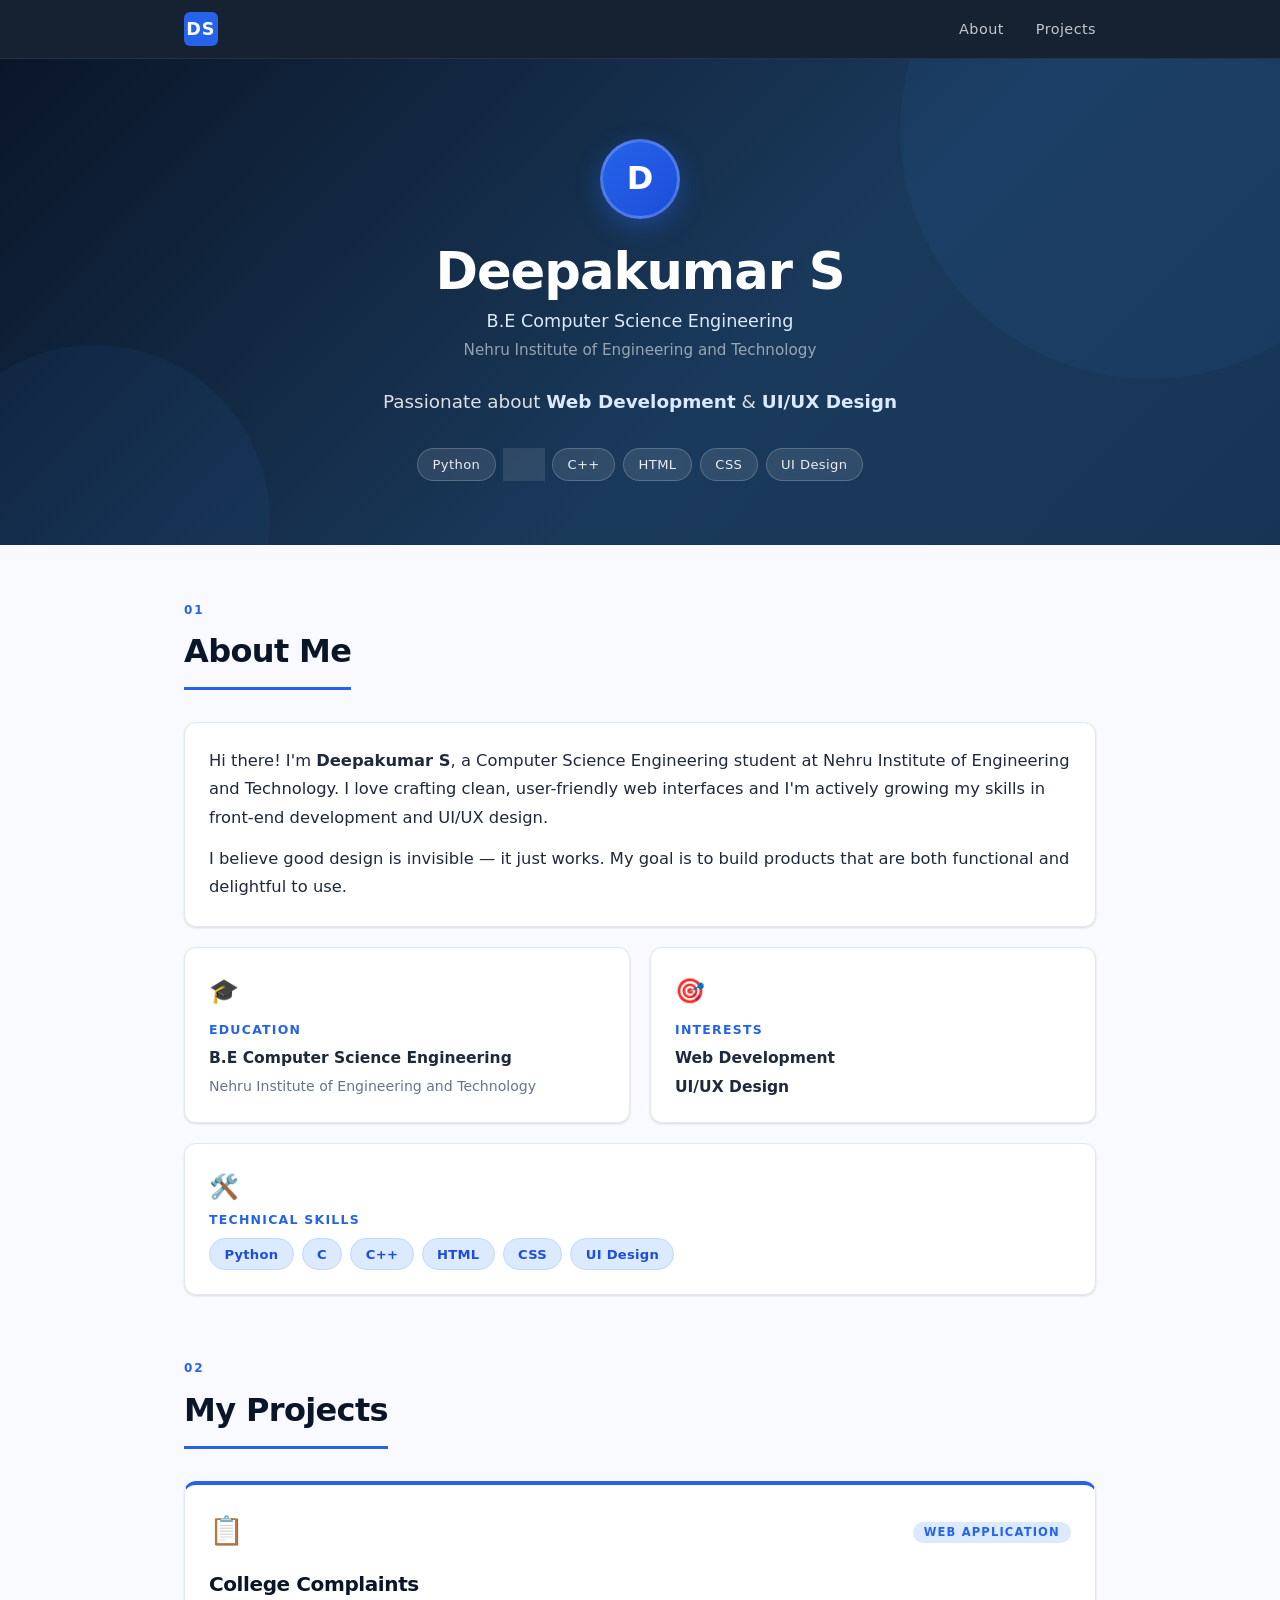
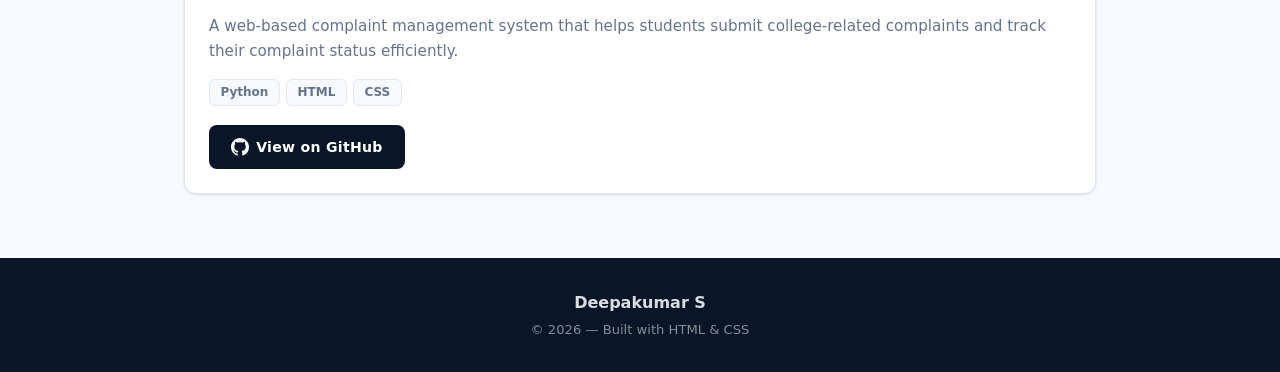
<file: index.html>
<!doctype html>
<html lang="en">
<head>
  <meta charset="utf-8">
  <meta name="viewport" content="width=device-width, initial-scale=1">
  <meta name="description" content="Portfolio of Deepakumar S – Computer Science Engineering student passionate about Web Development and UI/UX Design.">
  <title>Deepakumar S | Portfolio</title>
  <link rel="stylesheet" href="style.css">
</head>
<body>

  <!-- ══════════════════════════════════════
       NAVBAR
  ══════════════════════════════════════ -->
  <nav class="navbar" aria-label="Main navigation">
    <div class="nav-inner">
      <span class="nav-logo">DS</span>
      <ul class="nav-links" role="list">
        <li><a href="#about">About</a></li>
        <li><a href="#projects">Projects</a></li>
      </ul>
    </div>
  </nav>

  <!-- ══════════════════════════════════════
       HERO
  ══════════════════════════════════════ -->
  <header class="hero" id="top">
    <div class="hero-inner">
      <div class="hero-avatar" aria-hidden="true">D</div>
      <h1 class="hero-name">Deepakumar S</h1>
      <p class="hero-title">B.E Computer Science Engineering</p>
      <p class="hero-college">Nehru Institute of Engineering and Technology</p>
      <p class="hero-tagline">Passionate about <span class="accent">Web Development</span> &amp; <span class="accent">UI/UX Design</span></p>
      <div class="hero-badges" aria-label="Quick skill overview">
        <span class="badge">Python</span>
        <span class="badge">C</span>
        <span class="badge">C++</span>
        <span class="badge">HTML</span>
        <span class="badge">CSS</span>
        <span class="badge">UI Design</span>
      </div>
    </div>
  </header>

  <!-- ══════════════════════════════════════
       MAIN
  ══════════════════════════════════════ -->
  <main class="main-content">

    <!-- ── ABOUT ME ── -->
    <section id="about" class="section" aria-labelledby="about-heading">
      <div class="section-label" aria-hidden="true">01</div>
      <h2 id="about-heading" class="section-heading">About Me</h2>

      <div class="about-grid">

        <!-- Bio -->
        <div class="about-bio card">
          <p>
            Hi there! I'm <strong>Deepakumar S</strong>, a Computer Science Engineering student
            at Nehru Institute of Engineering and Technology. I love crafting clean,
            user-friendly web interfaces and I'm actively growing my skills in
            front-end development and UI/UX design.
          </p>
          <p>
            I believe good design is invisible — it just works. My goal is to build
            products that are both functional and delightful to use.
          </p>
        </div>

        <!-- Education -->
        <div class="info-block card">
          <div class="info-icon" aria-hidden="true">🎓</div>
          <h3 class="info-title">Education</h3>
          <p class="info-primary">B.E Computer Science Engineering</p>
          <p class="info-secondary">Nehru Institute of Engineering and Technology</p>
        </div>

        <!-- Interests -->
        <div class="info-block card">
          <div class="info-icon" aria-hidden="true">🎯</div>
          <h3 class="info-title">Interests</h3>
          <p class="info-primary">Web Development</p>
          <p class="info-primary">UI/UX Design</p>
        </div>

        <!-- Skills -->
        <div class="skills-block card">
          <div class="info-icon" aria-hidden="true">🛠️</div>
          <h3 class="info-title">Technical Skills</h3>
          <ul class="skills-list" aria-label="Technical skills">
            <li class="skill-tag">Python</li>
            <li class="skill-tag">C</li>
            <li class="skill-tag">C++</li>
            <li class="skill-tag">HTML</li>
            <li class="skill-tag">CSS</li>
            <li class="skill-tag">UI Design</li>
          </ul>
        </div>

      </div>
    </section>

    <!-- ── MY PROJECTS ── -->
    <section id="projects" class="section" aria-labelledby="projects-heading">
      <div class="section-label" aria-hidden="true">02</div>
      <h2 id="projects-heading" class="section-heading">My Projects</h2>

      <div class="cards">
        <article class="card project-card" aria-label="College Complaints project">
          <div class="project-header">
            <div class="project-icon" aria-hidden="true">📋</div>
            <div class="project-meta">
              <span class="project-type">Web Application</span>
            </div>
          </div>
          <h3 class="project-title">College Complaints</h3>
          <p class="project-description">
            A web-based complaint management system that helps students submit
            college-related complaints and track their complaint status efficiently.
          </p>
          <div class="project-tech" aria-label="Technologies used">
            <span class="tech-tag">Python</span>
            <span class="tech-tag">HTML</span>
            <span class="tech-tag">CSS</span>
          </div>
          <a
            class="project-link"
            href="https://github.com/DEEPAK-47-S/College-Complaints"
            target="_blank"
            rel="noopener noreferrer"
            aria-label="View College Complaints on GitHub (opens in new tab)"
          >
            <svg class="link-icon" viewBox="0 0 24 24" fill="currentColor" width="18" height="18" aria-hidden="true">
              <path d="M12 0C5.37 0 0 5.37 0 12c0 5.31 3.435 9.795 8.205 11.385.6.105.825-.255.825-.57 0-.285-.015-1.23-.015-2.235-3.015.555-3.795-.735-4.035-1.41-.135-.345-.72-1.41-1.23-1.695-.42-.225-1.02-.78-.015-.795.945-.015 1.62.87 1.845 1.23 1.08 1.815 2.805 1.305 3.495.99.105-.78.42-1.305.765-1.605-2.67-.3-5.46-1.335-5.46-5.925 0-1.305.465-2.385 1.23-3.225-.12-.3-.54-1.53.12-3.18 0 0 1.005-.315 3.3 1.23.96-.27 1.98-.405 3-.405s2.04.135 3 .405c2.295-1.56 3.3-1.23 3.3-1.23.66 1.65.24 2.88.12 3.18.765.84 1.23 1.905 1.23 3.225 0 4.605-2.805 5.625-5.475 5.925.435.375.81 1.095.81 2.22 0 1.605-.015 2.895-.015 3.3 0 .315.225.69.825.57A12.02 12.02 0 0 0 24 12c0-6.63-5.37-12-12-12z"/>
            </svg>
            View on GitHub
          </a>
        </article>
      </div>
    </section>

  </main>

  <!-- ══════════════════════════════════════
       FOOTER
  ══════════════════════════════════════ -->
  <footer class="site-footer">
    <div class="footer-inner">
      <p class="footer-name">Deepakumar S</p>
      <p class="footer-copy">&copy; 2026 &mdash; Built with HTML &amp; CSS</p>
    </div>
  </footer>

</body>
</html>
</file>
<file: style.css>
/* =================================================================
   DEEPAKUMAR S — PROFESSIONAL PORTFOLIO
   Stack : Pure HTML + CSS  |  No frameworks, no JS
   Palette: #0a1628 (deep navy) · #1a3a5c (mid navy) · #2563eb (blue)
            #f8faff (off-white bg) · #ffffff (card bg)
   ================================================================= */

/* ── RESET ──────────────────────────────────────────────────────── */
*, *::before, *::after { box-sizing: border-box; margin: 0; padding: 0; }
html { scroll-behavior: smooth; }

/* ── DESIGN TOKENS ──────────────────────────────────────────────── */
:root {
  --navy:        #0a1628;
  --navy-mid:    #1a3a5c;
  --blue:        #2563eb;
  --blue-light:  #3b82f6;
  --blue-pale:   #dbeafe;
  --text:        #1e293b;
  --text-muted:  #64748b;
  --bg:          #f8faff;
  --card-bg:     #ffffff;
  --border:      #e2e8f0;
  --radius:      12px;
  --radius-sm:   8px;
  --shadow-sm:   0 1px 3px rgba(0,0,0,.08), 0 1px 2px rgba(0,0,0,.05);
  --shadow-md:   0 4px 16px rgba(0,0,0,.10), 0 2px 4px rgba(0,0,0,.06);
  --shadow-lg:   0 10px 32px rgba(0,0,0,.12);
  --transition:  all .2s ease;
  --max-w:       960px;
}

/* ── BASE ───────────────────────────────────────────────────────── */
/* Preserve starter: system font, body colour */
body {
  font: 16px/1.6 system-ui, -apple-system, 'Segoe UI', sans-serif;
  color: var(--text);
  background: var(--bg);
  word-break: break-word;
  overflow-wrap: break-word;
}

/* Preserve starter */
img { max-width: 100%; height: auto; }
input, button { font: inherit; padding: .6rem; max-width: 100%; box-sizing: border-box; }
button { cursor: pointer; }

/* Preserve starter: focus ring */
:focus-visible {
  outline: 3px solid var(--blue);
  outline-offset: 3px;
}

/* ── NAVBAR ─────────────────────────────────────────────────────── */
.navbar {
  position: sticky;
  top: 0;
  z-index: 100;
  background: rgba(10,22,40,.95);
  backdrop-filter: blur(10px);
  -webkit-backdrop-filter: blur(10px);
  border-bottom: 1px solid rgba(255,255,255,.08);
}

.nav-inner {
  max-width: var(--max-w);
  margin: 0 auto;
  padding: .75rem 1.5rem;
  display: flex;
  align-items: center;
  justify-content: space-between;
  gap: 1rem;
}

.nav-logo {
  font-size: 1.1rem;
  font-weight: 800;
  color: #fff;
  letter-spacing: .05em;
  background: var(--blue);
  width: 2.1rem; height: 2.1rem;
  border-radius: 6px;
  display: grid;
  place-items: center;
  flex-shrink: 0;
}

.nav-links {
  list-style: none;
  display: flex;
  gap: 2rem;
}

.nav-links a {
  color: rgba(255,255,255,.75);
  text-decoration: none;
  font-size: .9rem;
  font-weight: 500;
  letter-spacing: .03em;
  transition: var(--transition);
  padding: .25rem 0;
  border-bottom: 2px solid transparent;
}

.nav-links a:hover,
.nav-links a:focus-visible {
  color: #fff;
  border-bottom-color: var(--blue-light);
}

/* ── HERO ───────────────────────────────────────────────────────── */
.hero {
  background: linear-gradient(135deg, var(--navy) 0%, var(--navy-mid) 60%, #163456 100%);
  color: #fff;
  padding: 5rem 1.5rem 4rem;
  text-align: center;
  position: relative;
  overflow: hidden;
}

/* Subtle decorative circles — pure CSS, no JS */
.hero::before,
.hero::after {
  content: '';
  position: absolute;
  border-radius: 50%;
  opacity: .06;
  background: var(--blue-light);
  pointer-events: none;
}
.hero::before { width: 500px; height: 500px; top: -180px; right: -120px; }
.hero::after  { width: 350px; height: 350px; bottom: -150px; left: -80px; }

.hero-inner {
  position: relative;
  max-width: var(--max-w);
  margin: 0 auto;
}

.hero-avatar {
  width: 80px; height: 80px;
  border-radius: 50%;
  background: linear-gradient(135deg, var(--blue) 0%, #1d4ed8 100%);
  font-size: 2rem;
  font-weight: 800;
  color: #fff;
  display: grid;
  place-items: center;
  margin: 0 auto 1.5rem;
  border: 3px solid rgba(255,255,255,.2);
  box-shadow: 0 8px 24px rgba(37,99,235,.4);
}

.hero-name {
  font-size: clamp(2rem, 6vw, 3.2rem);
  font-weight: 800;
  letter-spacing: -.02em;
  line-height: 1.1;
  margin-bottom: .5rem;
}

.hero-title {
  font-size: clamp(.9rem, 2.5vw, 1.1rem);
  color: var(--blue-pale);
  font-weight: 500;
  margin-bottom: .2rem;
}

.hero-college {
  font-size: clamp(.8rem, 2vw, .95rem);
  color: rgba(255,255,255,.55);
  margin-bottom: 1.5rem;
}

.hero-tagline {
  font-size: clamp(.95rem, 2.5vw, 1.15rem);
  color: rgba(255,255,255,.85);
  margin-bottom: 2rem;
}

.accent { color: var(--blue-pale); font-weight: 600; }

.hero-badges {
  display: flex;
  flex-wrap: wrap;
  justify-content: center;
  gap: .5rem;
}

.badge {
  background: rgba(255,255,255,.1);
  color: rgba(255,255,255,.9);
  border: 1px solid rgba(255,255,255,.2);
  padding: .3rem .9rem;
  border-radius: 20px;
  font-size: .82rem;
  font-weight: 500;
  letter-spacing: .03em;
  backdrop-filter: blur(4px);
}

/* ── MAIN WRAPPER ───────────────────────────────────────────────── */
/* Preserve starter: max-width + auto margin */
.main-content {
  max-width: var(--max-w);
  margin: 0 auto;
  padding: 3.5rem 1.5rem 4rem;
}

/* ── SECTION ────────────────────────────────────────────────────── */
.section,
#top {
  scroll-margin-top: 5rem;
}

.section { margin-bottom: 4rem; position: relative; }
.section:last-child { margin-bottom: 0; }

.section-label {
  font-size: .75rem;
  font-weight: 700;
  letter-spacing: .15em;
  color: var(--blue);
  text-transform: uppercase;
  margin-bottom: .4rem;
}

.section-heading {
  font-size: clamp(1.5rem, 4vw, 2rem);
  font-weight: 800;
  color: var(--navy);
  margin-bottom: 2rem;
  padding-bottom: .6rem;
  border-bottom: 3px solid var(--blue);
  display: inline-block;
  letter-spacing: -.02em;
}

/* ── CARD BASE ──────────────────────────────────────────────────── */
/* Preserve starter: .card */
.card {
  background: var(--card-bg);
  border: 1px solid var(--border);
  border-radius: var(--radius);
  padding: 1.5rem;
  box-shadow: var(--shadow-sm);
  transition: var(--transition);
}

.card:hover {
  box-shadow: var(--shadow-md);
  transform: translateY(-2px);
}

/* ── ABOUT GRID ─────────────────────────────────────────────────── */
.about-grid {
  display: grid;
  grid-template-columns: 1fr 1fr;
  gap: 1.25rem;
}

.about-bio {
  grid-column: 1 / -1;
  display: flex;
  flex-direction: column;
  gap: .75rem;
  font-size: 1.02rem;
  color: var(--text);
  line-height: 1.75;
}

/* Info blocks (education / interests) */
.info-block {
  display: flex;
  flex-direction: column;
  gap: .4rem;
}

.info-icon { font-size: 1.5rem; margin-bottom: .2rem; }

.info-title {
  font-size: .78rem;
  font-weight: 700;
  letter-spacing: .1em;
  text-transform: uppercase;
  color: var(--blue);
  margin-bottom: .15rem;
}

.info-primary {
  font-size: .97rem;
  font-weight: 600;
  color: var(--text);
  line-height: 1.4;
}

.info-secondary {
  font-size: .88rem;
  color: var(--text-muted);
  line-height: 1.4;
}

/* Skills block – full width */
.skills-block { grid-column: 1 / -1; }

/* ── SKILLS LIST ────────────────────────────────────────────────── */
/* Preserve starter: .cards grid */
.cards {
  display: grid;
  grid-template-columns: repeat(auto-fit, minmax(min(100%, 240px), 1fr));
  gap: 1rem;
}

.skills-list {
  list-style: none;
  display: flex;
  flex-wrap: wrap;
  gap: .5rem;
  margin-top: .5rem;
}

.skill-tag {
  background: var(--blue-pale);
  color: #1d4ed8;
  font-size: .82rem;
  font-weight: 600;
  padding: .3rem .9rem;
  border-radius: 20px;
  border: 1px solid #bfdbfe;
  letter-spacing: .02em;
}

/* ── PROJECT CARD ───────────────────────────────────────────────── */
.project-card {
  border-top: 4px solid var(--blue);
  display: flex;
  flex-direction: column;
  gap: .9rem;
}

.project-header {
  display: flex;
  align-items: center;
  justify-content: space-between;
  gap: .5rem;
}

.project-icon { font-size: 1.75rem; }

.project-type {
  font-size: .72rem;
  font-weight: 700;
  letter-spacing: .1em;
  text-transform: uppercase;
  color: var(--blue);
  background: var(--blue-pale);
  padding: .2rem .7rem;
  border-radius: 20px;
}

.project-title {
  font-size: 1.25rem;
  font-weight: 800;
  color: var(--navy);
  letter-spacing: -.02em;
}

.project-description {
  font-size: .95rem;
  color: var(--text-muted);
  line-height: 1.65;
  flex-grow: 1;
}

.project-tech {
  display: flex;
  flex-wrap: wrap;
  gap: .4rem;
}

.tech-tag {
  font-size: .75rem;
  font-weight: 600;
  color: var(--text-muted);
  background: var(--bg);
  border: 1px solid var(--border);
  padding: .2rem .65rem;
  border-radius: 6px;
}

.project-link {
  display: inline-flex;
  align-items: center;
  gap: .45rem;
  align-self: flex-start;
  margin-top: .25rem;
  padding: .55rem 1.25rem;
  background: var(--navy);
  color: #fff;
  text-decoration: none;
  font-size: .88rem;
  font-weight: 600;
  border-radius: var(--radius-sm);
  letter-spacing: .02em;
  transition: var(--transition);
  border: 2px solid transparent;
}

.project-link:hover,
.project-link:focus-visible {
  background: var(--blue);
  transform: translateY(-1px);
  box-shadow: 0 4px 14px rgba(37,99,235,.35);
}

/* ── FOOTER ─────────────────────────────────────────────────────── */
.site-footer {
  background: var(--navy);
  color: rgba(255,255,255,.5);
  text-align: center;
  padding: 2rem 1.5rem;
}

.footer-inner { max-width: var(--max-w); margin: 0 auto; }

.footer-name {
  font-size: 1rem;
  font-weight: 700;
  color: rgba(255,255,255,.85);
  margin-bottom: .2rem;
}

.footer-copy { font-size: .82rem; }

/* =================================================================
   RESPONSIVE
   ================================================================= */

/* ── Laptop ≤ 1024px ── */
@media (max-width: 1024px) {
  .hero { padding: 4rem 1.5rem 3.5rem; }
}

/* ── Tablet ≤ 768px ── */
@media (max-width: 768px) {
  body { font-size: 15px; }

  .nav-inner { padding: .65rem 1.25rem; }
  .nav-links  { gap: 1.5rem; }

  .hero { padding: 3.5rem 1.25rem 3rem; }

  .main-content { padding: 2.5rem 1.25rem 3rem; }

  .about-grid {
    grid-template-columns: 1fr;
  }
  .about-bio,
  .skills-block {
    grid-column: auto;
  }

  .section { margin-bottom: 3rem; }
}

/* ── Mobile ≤ 480px ── */
@media (max-width: 480px) {
  body { font-size: 15px; }

  .nav-links { gap: 1.2rem; }
  .nav-links a { font-size: .82rem; }

  .hero { padding: 3rem 1rem 2.5rem; }
  .hero-avatar { width: 64px; height: 64px; font-size: 1.5rem; }

  .main-content { padding: 2rem 1rem 2.5rem; }

  .card { padding: 1.25rem; }

  .project-link { width: 100%; justify-content: center; }
}

/* ── Narrow mobile ≤ 375px ── */
@media (max-width: 375px) {
  .hero { padding: 2.5rem .9rem 2rem; }
  .main-content { padding: 1.75rem .9rem 2rem; }
  .card { padding: 1rem 1.1rem; }
}

/* ── Very narrow ≤ 320px ── */
@media (max-width: 320px) {
  body { font-size: 14px; }
  .hero { padding: 2rem .75rem 1.75rem; }
  .hero-name { font-size: 1.6rem; }
  .main-content { padding: 1.5rem .75rem 2rem; }
  .nav-links a { font-size: .78rem; }
  .skill-tag { font-size: .78rem; padding: .25rem .7rem; }
}

/* ── Accessibility: Reduced Motion ── */
@media (prefers-reduced-motion: reduce) {
  html {
    scroll-behavior: auto;
  }
  *, *::before, *::after {
    animation-duration: 0.01ms !important;
    animation-iteration-count: 1 !important;
    transition-duration: 0.01ms !important;
    scroll-behavior: auto !important;
  }
}
</file>
